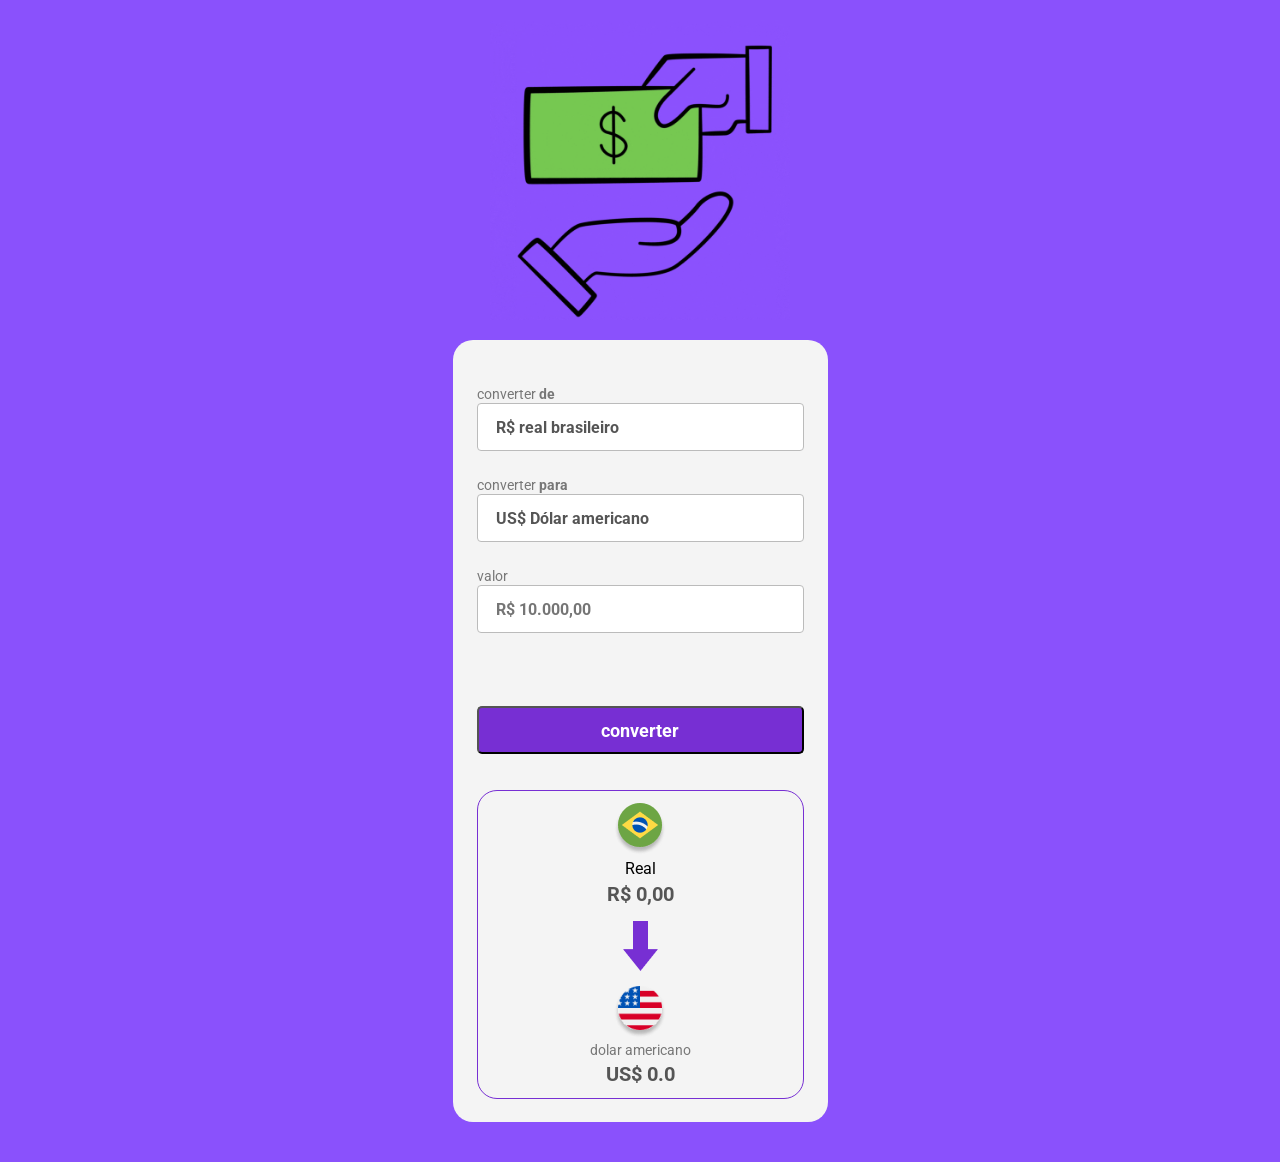
<file: devclubcoversor/index.html>
<!DOCTYPE html>
<html lang="pt-br">

<head>
    <meta charset="UTF-8">
    <meta name="viewport" content="width=device-width, initial-scale=1.0">
    <link rel="stylesheet" href="./style.css">
    <link rel="preconnect" href="https://fonts.googleapis.com">
    <link rel="preconnect" href="https://fonts.gstatic.com" crossorigin>
    <link href="https://fonts.googleapis.com/css2?family=Roboto:ital,wght@0,100..900;1,100..900&display=swap"
        rel="stylesheet">

    <title>convert</title>

</head>

<body>
    <img class="gif" src="./assets/logo.gif" alt="logo">

    <main>
        <label>
            converter <b>de</b>
            <select class="currency">
                <option value="real"> R$ real brasileiro</option>
                <option value="dolar"> US$ Dólar americano</option>
                <option value="Euro"> € Euro </option>
                <option value="peso">peso argentino</option>
                <option value="franco">franco suiço</option>
                <option value="bitcoin">bitcoin</option>
            </select>
        </label>

        <label>
            converter <b>para</b>
            <select class="opçãoselecionada">
                <option value="dolar"> US$ Dólar americano</option>
                <option value="real"> R$ real brasileiro</option>
                <option value="Euro"> € Euro </option>
                <option value="peso">peso argentino</option>
                <option value="franco">franco suiço</option>
                <option value="bitcoin">bitcoin</option>
            </select>
        </label>

        <label>
            valor
            <input class="input-values" placeholder="R$ 10.000,00">
        </label>

        <button class="convert-button">
            converter
        </button>

        <section>
            <div>
                <img class="real" src="./assets/real.png" alt="logo-real">
                <p class="moeda-real">Real</p>
                <p class="valor-a-coverter">R$ 0,00</p>
            </div>

            <img class="Vector" src="./assets/Vector.png" alt="seta">

            <div>
                <img class="dolar" src="./assets/dolar.png" alt="logo-dolar">
                <p class="moeda" id="currency-name">dolar americano</p>
                <p class="valor">US$ 0.0</p>
            </div>
        </section>


    </main>

</body>
<script src="./script.js"></script>

</html>
</file>
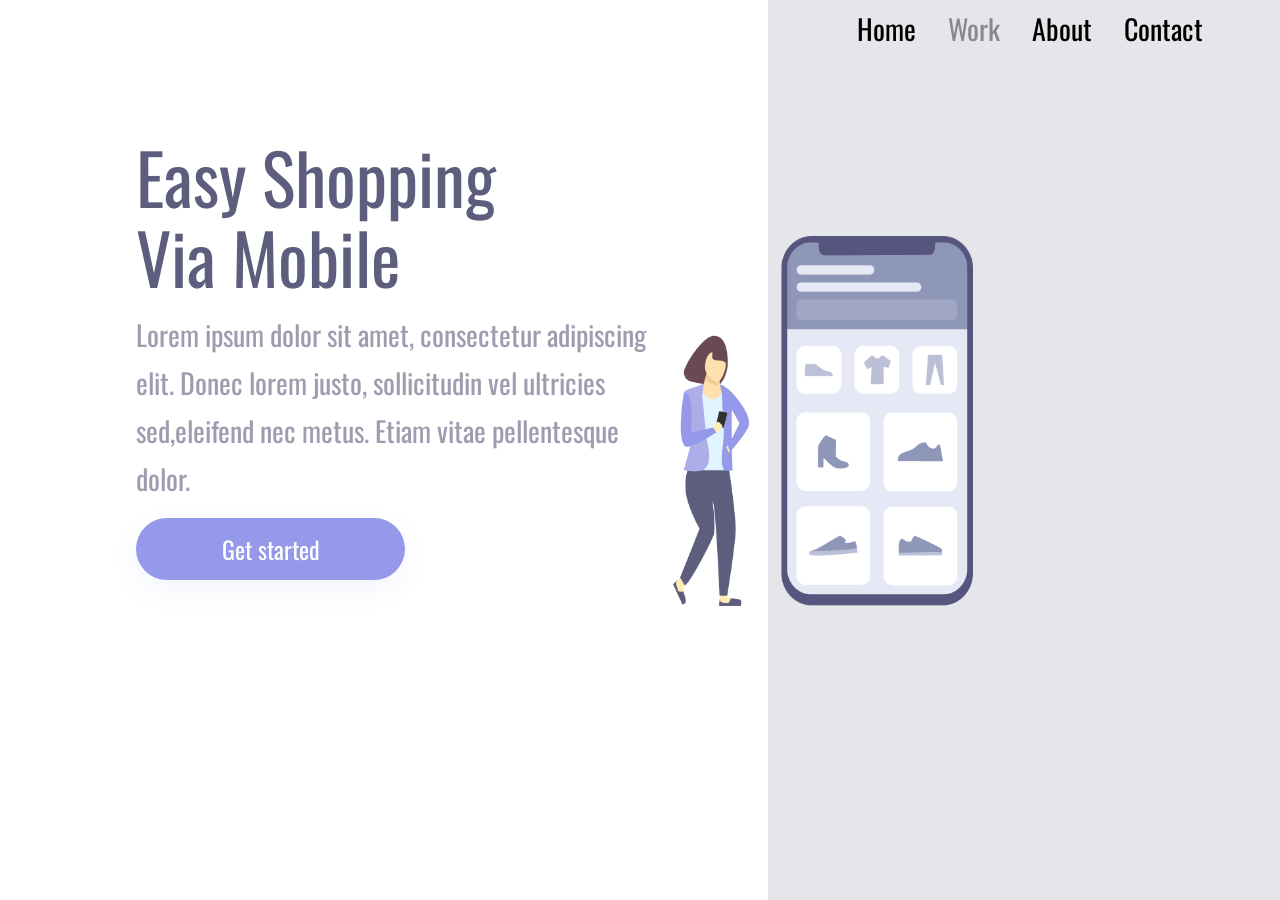
<file: projeto1/index.html>
<!DOCTYPE html>
<html lang="pt-br">

<head>
    <meta charset="UTF-8">
    <meta name="viewport" content="width=device-width, initial-scale=1.0">
    <link rel="stylesheet" href="./style.css">
    <link rel="preconnect" href="https://fonts.googleapis.com">
    <link rel="preconnect" href="https://fonts.gstatic.com" crossorigin>
    <link
        href="https://fonts.googleapis.com/css2?family=Montserrat:ital,wght@0,100..900;1,100..900&family=Oswald:wght@200..700&family=Poppins:ital,wght@0,100;0,200;0,300;0,400;0,500;0,600;0,700;0,800;0,900;1,100;1,200;1,300;1,400;1,500;1,600;1,700;1,800;1,900&display=swap"
        rel="stylesheet">
    <title>projeto 1</title>
</head>

<body>

    <div class="caixa">

        <section class="paragrafo">

            <h1>
                Easy Shopping Via Mobile
            </h1>
            <p>
                Lorem ipsum dolor sit amet, consectetur adipiscing elit. Donec lorem justo, sollicitudin vel ultricies
                sed,eleifend nec metus. Etiam vitae pellentesque dolor.
            </p>
            <button>Get started</button>

        </section>

        <section class="links">

            <header>

                <a class="link-header">Home</a>
                <a class="link-header">Work</a>
                <a class="link-header">About</a>
                <a class="link-header">Contact</a>
            </header>
            <img src="./Illustration-3-3.png" alt="">

        </section>
    </div>

</body>

</html>
</file>
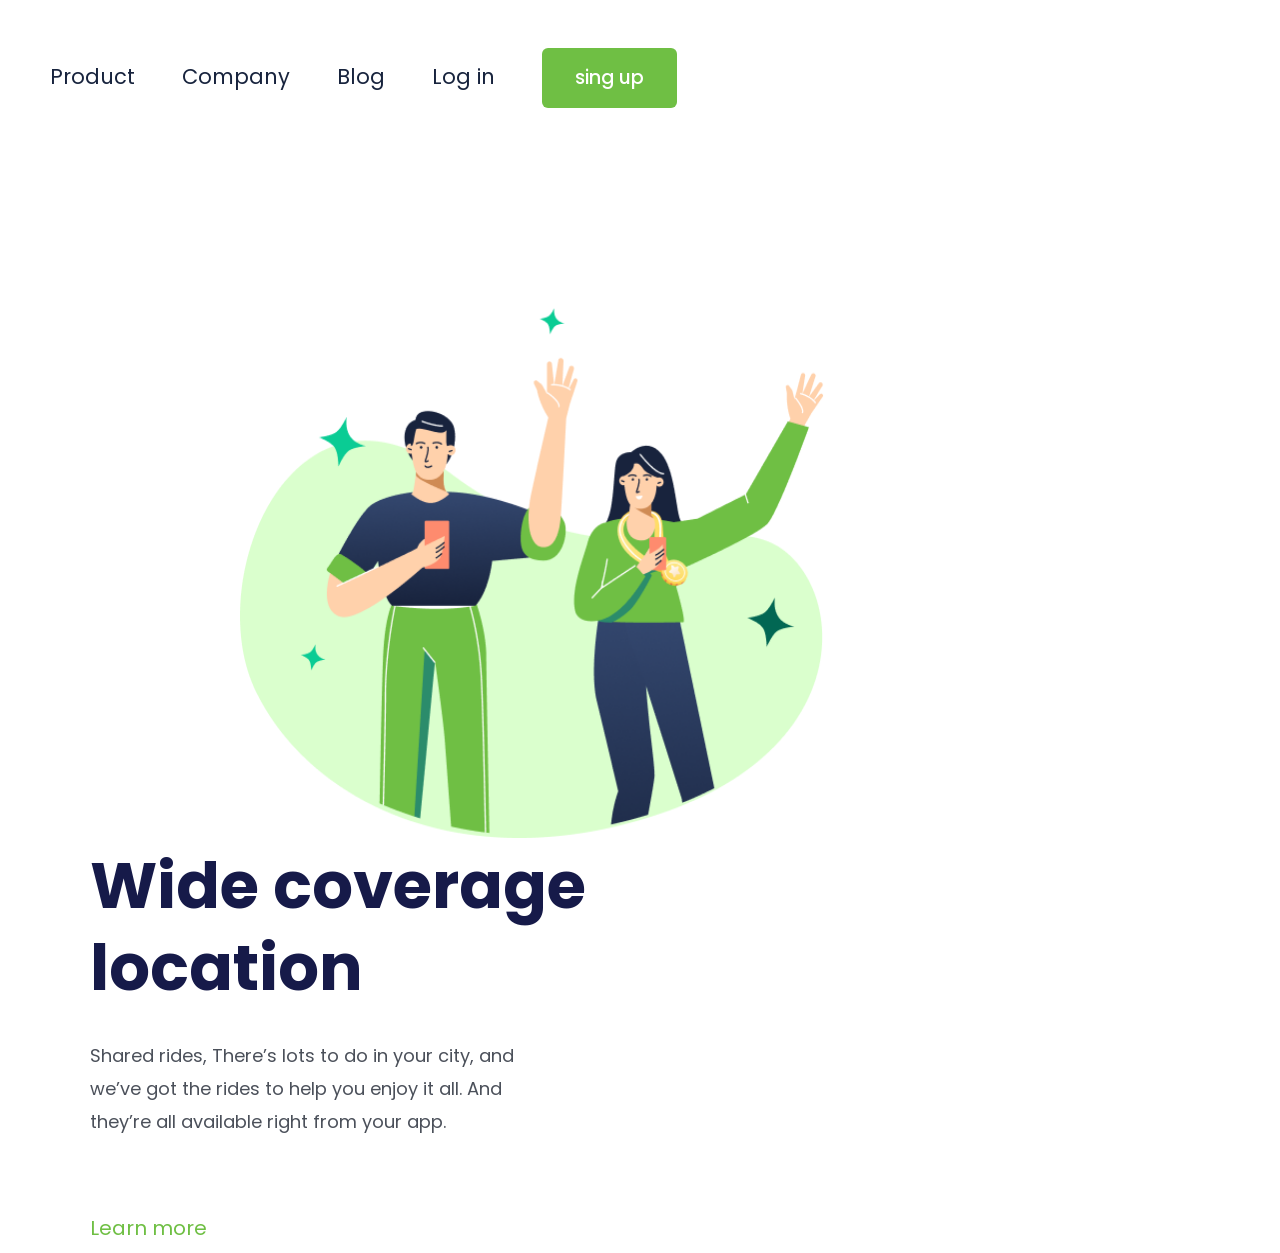
<file: desafio/desafio.html>
<!DOCTYPE html>
<html lang="pt-br">

<head>
    <meta charset="UTF-8">
    <meta name="viewport" content="width=device-width, initial-scale=1.0">
    <link rel="stylesheet" href="./desafio.css">
    <link rel="preconnect" href="https://fonts.googleapis.com">
    <link rel="preconnect" href="https://fonts.gstatic.com" crossorigin>
    <link
        href="https://fonts.googleapis.com/css2?family=Montserrat:ital,wght@0,100..900;1,100..900&family=Poppins:ital,wght@0,100;0,200;0,300;0,400;0,500;0,600;0,700;0,800;0,900;1,100;1,200;1,300;1,400;1,500;1,600;1,700;1,800;1,900&display=swap"
        rel="stylesheet">

    <title>desafio devclub</title>
</head>

<body>
    <header>
        <a class="link-header">Product</a>
        <a class="link-header">Company</a>
        <a class="link-header">Blog</a>
        <a class="link-header">Log in</a>
        <button class="bu">sing up</button>
    </header>

    <main>
        <img src="./(Positive) Congratulation You get 40 point for your ride.png" class="img-log" alt="congratulation">

        <div>
            <h1>Wide coverage
                location</h1>
            <p>Shared rides, There’s lots to do in your city, and we’ve got the rides to help you enjoy it all. And
                they’re all
                available right from your app.</p>
            <a class="a">Learn more</a>

        </div>

    </main>


</body>

</html>
</file>
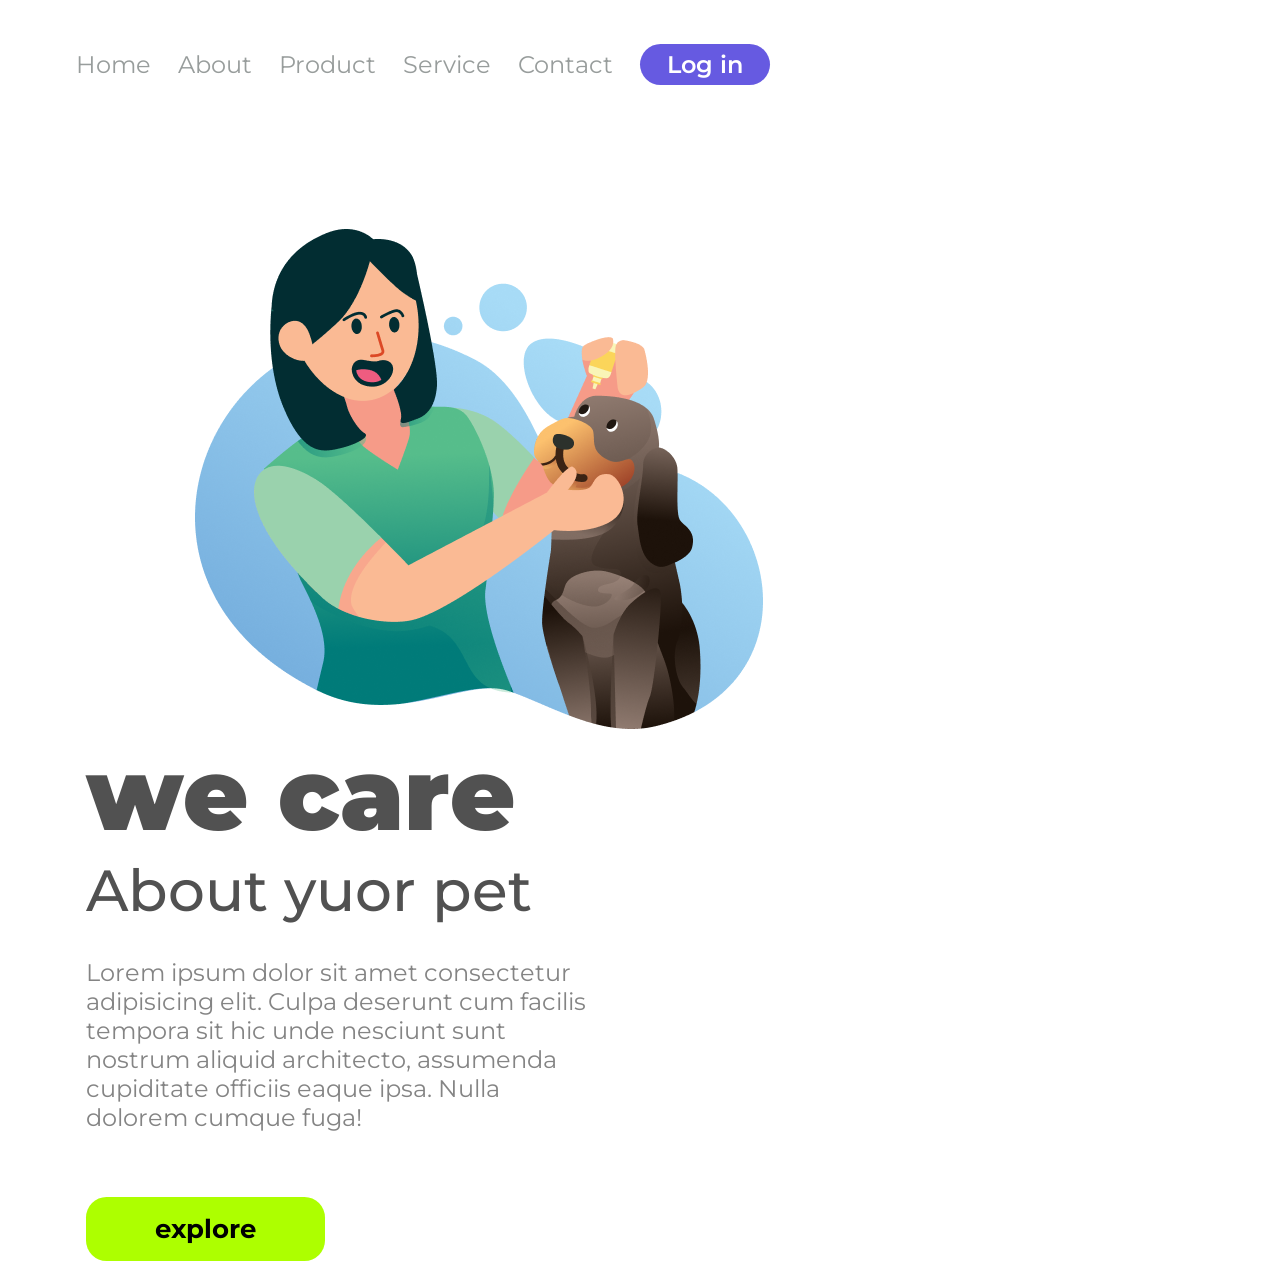
<file: teste/teste.html>
<!DOCTYPE html>
<html lang="pt-br">
<head>
    <meta charset="UTF-8">
    <meta name="viewport" content="width=device-width, initial-scale=1.0">
    <link rel="stylesheet" href="./teste.css">
    <link rel="preconnect" href="https://fonts.googleapis.com">
    <link rel="preconnect" href="https://fonts.gstatic.com" crossorigin>
    <link href="https://fonts.googleapis.com/css2?family=Montserrat:ital,wght@0,100..900;1,100..900&display=swap"
        rel="stylesheet">
    <title>teste</title>
</head>

<body>
    <header>
        <a class="link-header">Home</a>
        <a class="link-header">About</a>
        <a class="link-header">Product</a>
        <a class="link-header">Service</a>
        <a class="link-header">Contact</a>
        <button class="b">Log in</button>
    </header>

    <main>
        
        <img src="./Illustration 2.png" class="img-log">
        
        <div>  
            <h1>we care</h1>
            <h2>About yuor pet</h2>
            <p>Lorem ipsum dolor sit amet consectetur adipisicing elit. Culpa deserunt cum facilis tempora sit hic unde nesciunt sunt nostrum aliquid architecto, assumenda cupiditate officiis eaque ipsa. Nulla dolorem cumque fuga!</p>
            <button class="ex">explore</button>
        </div>
    </main>

</body>
</html>
</file>
<file: devclubcoversor/style.css>
* {
    font-family: "Roboto", sans-serif;
    margin: 0;
    padding: 0;
    box-sizing: border-box;
    outline: none;
}


body {
    background-color: #8A51fc;
}

main {
    width: 375px;
    background: #f4f4f4;
    border-radius: 20px;
    margin: 0 auto 40px;
    padding: 44px 24px 23px;
}

.gif {
    width: 300px;
    height: 300px;
    margin-left: auto;
    margin-right: auto;
    display: block;
    margin: 20px auto;
}

label {
    color: #777777;
    font-weight: 400;
    font-size: 14px;
}

select,
input {
    background: #ffffff;
    border: 1px solid #BBBBBB;
    border-radius: 4px;
    height: 48px;
    width: 100%;
    margin-bottom: 24px;
    appearance: none;
    padding-left: 18px;
    font-weight: 700;
    font-size: 16px;
    color: #555555;
    cursor: pointer;
}

button {
    background-color: #772FD3;
    color: white;
    border-radius: 5px;
    font-size: 18px;
    font-weight: 700;
    margin-top: 49px;
    padding: 4px;
    width: 100%;
    height: 48px;
    cursor: pointer;
}

button:hover {
    opacity: 0.5;
}

button:active {
    opacity: 0.80;
}

section {
    border: 1px solid #772FD3;
    border-radius: 20px;
    margin-top: 36px;
    padding: 12px;

    display: flex;
    flex-direction: column;
    align-items: center;
}

div {
    display: flex;
    flex-direction: column;
    align-items: center;
    gap: 4px;
}

.Vector {
    margin: 15px 0;
}

.moeda {
    color: #777777;
    font-size: 14px;
    font-weight: 400;
}

.valor, .valor-a-coverter {
    color: #555555;
    font-size: 20px;
    font-weight: 700;
}

.real{
    width: 52px;
    height: 52px;
}

.dolar{
    width: 52px;
    height: 52px;
}
</file>
<file: projeto1/style.css>
* {
    font-family: "Oswald", sans-serif;
    margin: 0;
    padding: 0;
    box-sizing: border-box;
    font-weight: 400;


}

.caixa {
    width: 100vw;
    height: 100vh;
}

.paragrafo {
    height: 100vh;
    display: inline-block;
    padding: 136px;
    width: 60%;

}

.links {
    display: inline-block;
    background-color: rgba(93, 93, 125, 0.16);
    height: 100vh;
    position: absolute;
    width: 40%;
}

img {
    width: 300px;
    position: relative;
    right: 95px;
    top: 20%;
}

h1 {
    width: 368px;
    font-size: 70px;
    line-height: 80px;
    color: #5D5D7D;
}

p {
    width: 540px;
    font-size: 28px;
    line-height: 48px;
    color: #5D5D7D;
    opacity: 60%;
    margin: 15px 0;
}

button {
    width: 269px;
    height: 62px;
    background: #9499EA;
    box-shadow: 0 10px 24px rgba(148, 153, 234, 0.1);
    color: #FFFFFF;
    font-size: 24px;
    line-height: 100%;
    border-radius: 40px;
    border: none;
    cursor: pointer;
    ;
}

button:hover {
    opacity: .8;
}

button:active {
    opacity: .50;
}

a {
    cursor: pointer;
}

a:nth-child(2) {
    opacity: .4;
}

.link-header {
    font-size: 28px;
    line-height: 100%;
    margin: 14px;
}

a:hover {
    opacity: .4;
}

a:active {
    opacity: .8;
}

header {
    width: 376px;
    height: 41.12px;
    margin: 15px 0 0 75px;
}


@media screen and (max-width: 900px) {


    .paragrafo {
        width: 100%;
        height: 50%;
        padding: 0;
        margin: 0;
    }

    .links {
        display: block;
        height: 50%;
        width: 100%;
        position: static;
        padding: 40px;
    }


    header {
        display: none;
    }

    h1 {
        font-size: 36px;
        line-height: 52px;
        width: 268px;
        text-align: center;
        margin: 29px 50px 0 83px;
    }

        p {
            font-size: 14px;
            line-height: 24px;
            margin: 15px 55px;
            width: auto;
            text-align: center;
        }

        img {
            max-width: 90%;
            margin: auto;
            position: static;
        }

        button {
            margin: 0 auto;
            display: block;
        }
 }

 @media screen and (max-width: 300px){
    .paragrafo{
        width: 70%;
    }
 }
</file>
<file: desafio/desafio.css>
* {
    font-family: "Poppins", sans-serif;
    margin: 0;
    padding: 0;
    box-sizing: border-box;
}

header {
    margin: 47px 0px 0px 50px;
}

.link-header {

    font-weight: 600px;
    font-size: 21px;
    line-height: 60px;
    color: #17233D;
    cursor: pointer;
    margin-right: 43px;

}

.bu {
    width: 135px;
    height: 60px;
    font-size: 16px;
    border-radius: 6px;
    background-color: #6FBF44;
    border: none;
    color: #FFFFFF;
    font-size: 19px;
    font-weight: 500;
    line-height: 30px;
    cursor: pointer;
}

.img-log {
    width: 595.18px;
    height: 530px;
    margin-left: 240px;
    display: inline-block;
    margin-top: 200px;
}

div {
    display: inline-block;
    margin-left: 90px;

}


h1 {
    font-weight: 582px;
    font-size: 64px;
    line-height: 82px;
    color: #161A49;
    width: 700px;



}

p {
    font-weight: 0.5px;
    font-size: 18px;
    line-height: 33px;
    width: 450px;
    margin-top: 30px;
    margin-bottom: 65px;
    color: #4B505A;
}

.a {
    font-weight: 200px;
    font-size: 20px;
    line-height: 50px;
    color: #6FBF44;
    cursor: pointer;

}

.a:hover{
    opacity: .5;
}

.a:active{
    opacity: .80;
}

.bu:hover{
    opacity: .10;
}

.bu:active{
    opacity: .80;
}

.link-header:hover{
    opacity: .3;
}

.link-header:active{
    opacity: .80;
}

@media screen and (max-width: 900px) {

    main{
        width: 100%;
    }

    .link-header{
        display: none;
    }

    div {
        display: block;

    }

    p {
        font-size: 18px;
        line-height: 33px;
        width: 304px;
        margin-top: 30px;
        position: relative;
        top: 100px;
        text-align: center;
        right: 47px;
    }

    .a {
        font-size: 18px;
        line-height: 100%;
        cursor: pointer;
        position: relative;
        top: 60px;
        left: 54px;
    }


    h1 {
        font-size: 30px;
        line-height: 30px;
        width: 240px;
        text-align: center;
        position: relative;
        right: 14px;
        top: 100px;
    }

    .img-log {
        display: block;
        position: absolute;
        margin-left: 32px;
        top: 34%;
        width: 312px;
        height: 288px;
    }

    .bu{
        width: 91px;
        height: 31px;
        font-size: 12px;
        line-height: 100%;
        position: absolute;
        top: 14px;
        left: 320px;


    }
}


@media screen and (max-width: 300px){
    main{
        width: 70%;
    }
}
</file>
<file: teste/teste.css>
* {
    font-family: "Montserrat", sans-serif;
    margin: 0;
    padding: 0;
    box-sizing: border-box;
}

header {
    margin: 44px 0px 144px 76px;
}

.link-header {
    font-weight: 600px;
    font-size: 24px;
    line-height: 29px;
    color: #989d9c;
    cursor: pointer;
    margin-right: 23px;
}

.b {
    width: 130px;
    height: 41px;
    border-radius: 50px;
    background-color: #665AE1;
    border: none;
    font-weight: 600;
    font-size: 24px;
    line-height: 29px;
    color: #ffff;
    cursor: pointer;
}

.img-log {
    width: 568px;
    height: 500px;
    margin-left: 195px;
    display: inline-block;
}

div {
    display: inline-block;
    margin-left: 86px;
}

h1 {
    font-weight: 900;
    font-size: 100px;
    line-height: 122px;
    color: #515151;
}

h2 {
    font-weight: 500;
    font-size: 58px;
    line-height: 71px;
    color: #515151;
}

p {
    font-weight: 400;
    font-size: 24px;
    line-height: 29px;
    color: #848484;
    width: 515px;
    margin-top: 32px;
    margin-bottom: 65px;
}

.ex {
    width: 239px;
    height: 64px;
    border-radius: 20.5px;
    background-color: #ADFF00;
    color: #000;
    border: none;
    font-weight: 700;
    font-size: 26.02px;
    line-height: 28px;
    cursor: pointer;

}

.b:hover{
    opacity: .4;
}

.link-header:hover{
    opacity: .10;
}

.ex:hover{
    opacity: .4;
}

.b:active{
    opacity: .90;
}

.ex:active{
    opacity: .90;
}

.link-header:active{
    opacity: .70;
}
</file>
